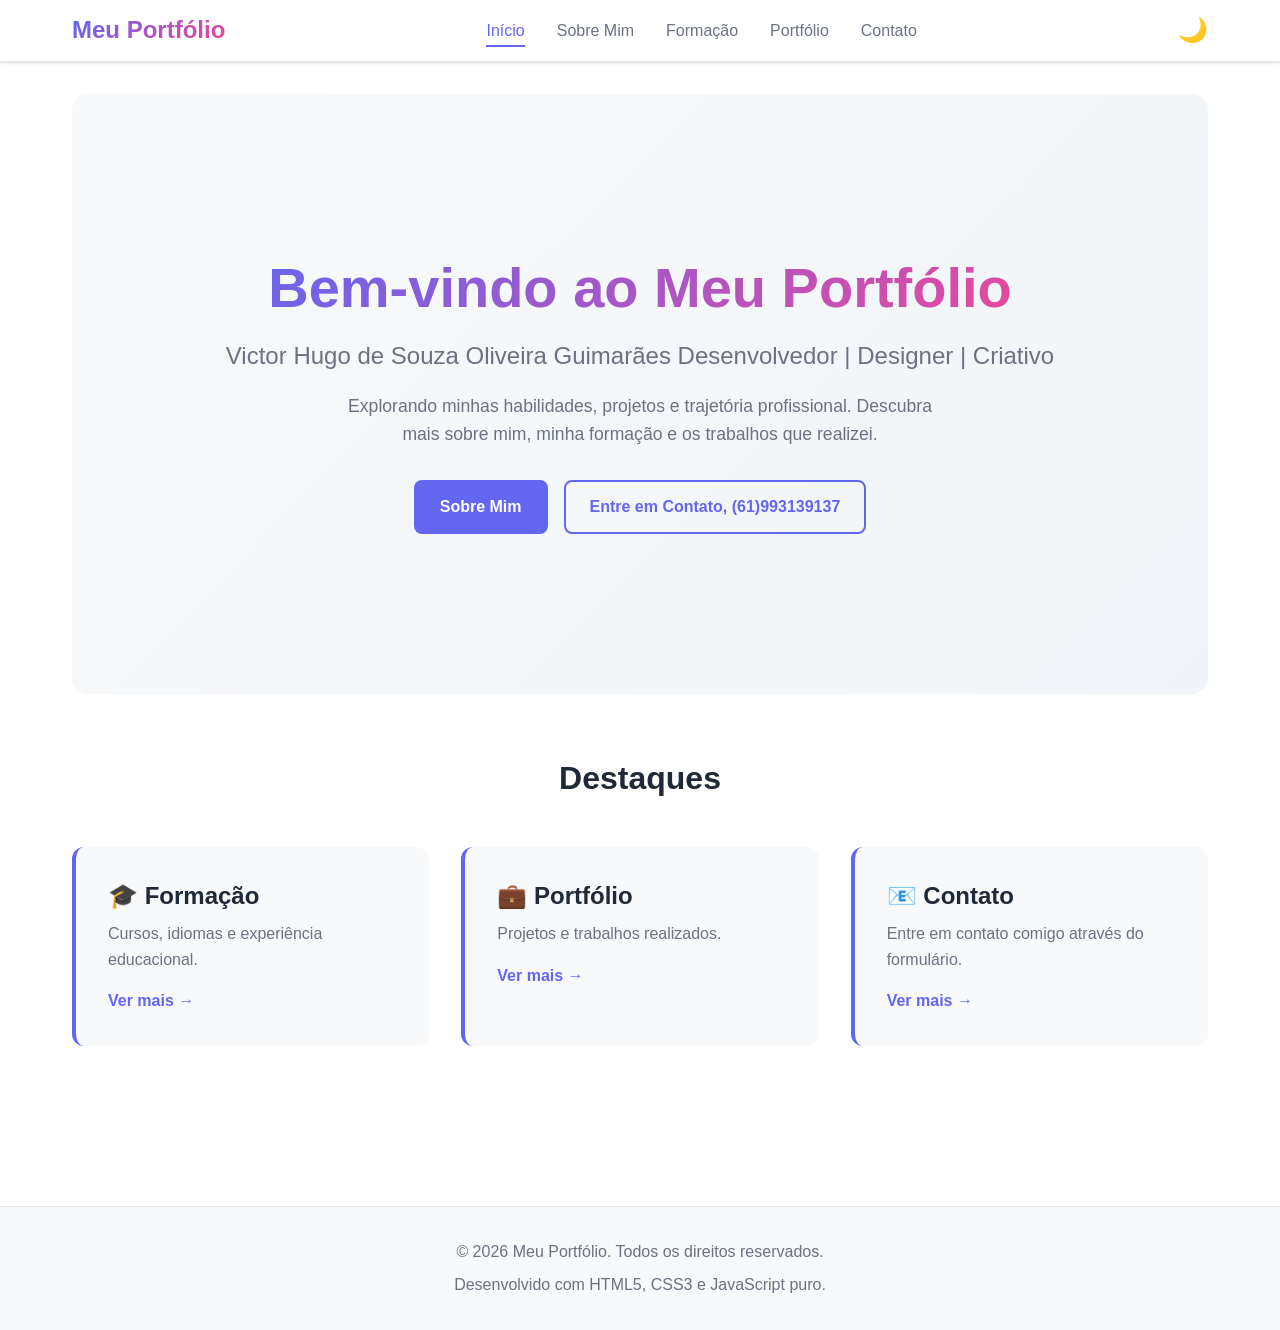
<file: index.html>
<!DOCTYPE html>
<html lang="pt-BR">
<head>
    <meta charset="UTF-8">
    <meta name="viewport" content="width=device-width, initial-scale=1.0">
    <meta name="description" content="Portfólio profissional - Currículo Online">
    <title>Portfólio | Início</title>
    <link rel="stylesheet" href="style.css">
</head>
<body>
    <!-- Menu de Navegação Fixa -->
    <nav class="navbar">
        <div class="nav-container">
            <div class="logo">
                <h1>Meu Portfólio</h1>
            </div>
            
            <!-- Botão do menu responsivo -->
            <button class="menu-toggle" id="menuToggle" aria-label="Abrir/Fechar Menu">
                <span></span>
                <span></span>
                <span></span>
            </button>

            <!-- Menu de navegação -->
            <ul class="nav-menu" id="navMenu">
                <li><a href="index.html" class="active">Início</a></li>
                <li><a href="sobre.html">Sobre Mim</a></li>
                <li><a href="formacao.html">Formação</a></li>
                <li><a href="portfolio.html">Portfólio</a></li>
                <li><a href="contato.html">Contato</a></li>
            </ul>

            <!-- Botão de tema claro/escuro -->
            <button class="theme-toggle" id="themeToggle" aria-label="Alternar Tema">
                <span class="theme-icon">🌙</span>
            </button>
        </div>
    </nav>

    <!-- Conteúdo Principal -->
    <main class="container">
        <section class="hero">
            <div class="hero-content">
                <h1>Bem-vindo ao Meu Portfólio</h1>
                <p class="subtitle">Victor Hugo de Souza Oliveira Guimarães Desenvolvedor | Designer | Criativo</p>
                <p class="description">
                    Explorando minhas habilidades, projetos e trajetória profissional.
                    Descubra mais sobre mim, minha formação e os trabalhos que realizei.
                </p>
                <div class="cta-buttons">
                    <a href="sobre.html" class="btn btn-primary">Sobre Mim</a>
                    <a href="contato.html" class="btn btn-secondary">Entre em Contato, (61)993139137</a>
                </div>
            </div>
        </section>

        <!-- Seção de Destaques -->
        <section class="highlights">
            <h2>Destaques</h2>
            <div class="highlights-grid">
                <div class="highlight-card">
                    <h3>🎓 Formação</h3>
                    <p>Cursos, idiomas e experiência educacional.</p>
                    <a href="formacao.html">Ver mais →</a>
                </div>
                <div class="highlight-card">
                    <h3>💼 Portfólio</h3>
                    <p>Projetos e trabalhos realizados.</p>
                    <a href="portfolio.html">Ver mais →</a>
                </div>
                <div class="highlight-card">
                    <h3>📧 Contato</h3>
                    <p>Entre em contato comigo através do formulário.</p>
                    <a href="contato.html">Ver mais →</a>
                </div>
            </div>
        </section>
    </main>

    <!-- Rodapé -->
    <footer class="footer">
        <p>&copy; 2026 Meu Portfólio. Todos os direitos reservados.</p>
        <p>Desenvolvido com HTML5, CSS3 e JavaScript puro.</p>
    </footer>

    <script src="script.js"></script>
</body>
</html>
</file>
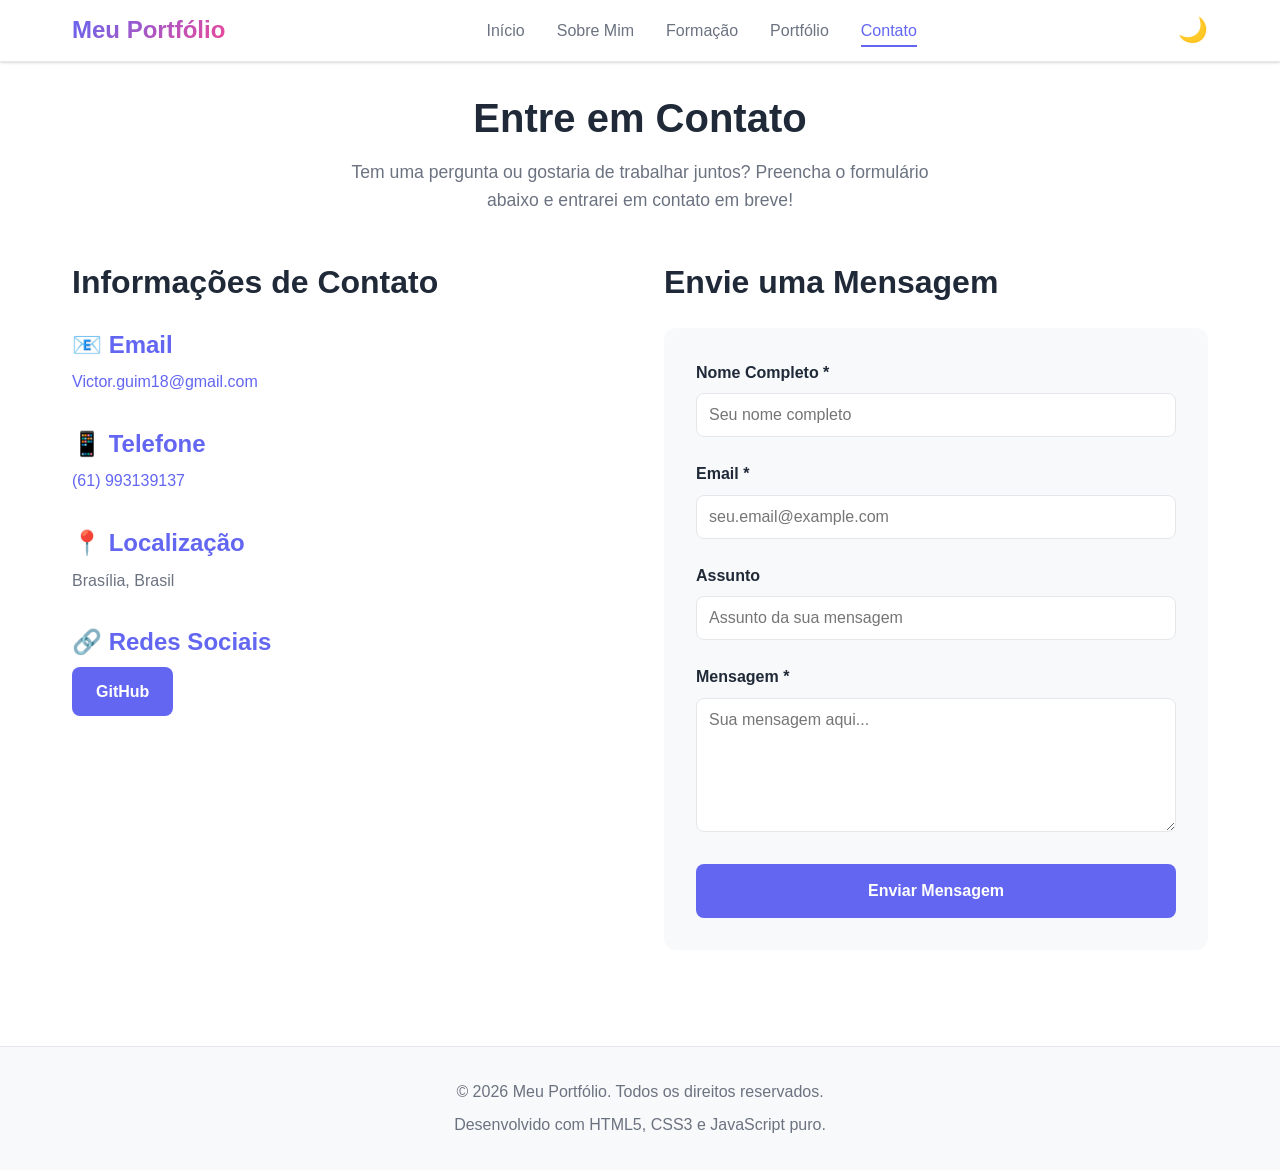
<file: contato.html>
<!DOCTYPE html>
<html lang="pt-BR">
<head>
    <meta charset="UTF-8">
    <meta name="viewport" content="width=device-width, initial-scale=1.0">
    <meta name="description" content="Entre em Contato - Portfólio Profissional">
    <title>Portfólio | Contato</title>
    <link rel="stylesheet" href="style.css">
</head>
<body>
    <!-- Menu de Navegação Fixa -->
    <nav class="navbar">
        <div class="nav-container">
            <div class="logo">
                <h1>Meu Portfólio</h1>
            </div>
            
            <!-- Botão do menu responsivo -->
            <button class="menu-toggle" id="menuToggle" aria-label="Abrir/Fechar Menu">
                <span></span>
                <span></span>
                <span></span>
            </button>

            <!-- Menu de navegação -->
            <ul class="nav-menu" id="navMenu">
                <li><a href="index.html">Início</a></li>
                <li><a href="sobre.html">Sobre Mim</a></li>
                <li><a href="formacao.html">Formação</a></li>
                <li><a href="portfolio.html">Portfólio</a></li>
                <li><a href="contato.html" class="active">Contato</a></li>
            </ul>

            <!-- Botão de tema claro/escuro -->
            <button class="theme-toggle" id="themeToggle" aria-label="Alternar Tema">
                <span class="theme-icon">🌙</span>
            </button>
        </div>
    </nav>

    <!-- Conteúdo Principal -->
    <main class="container">
        <section class="contact-section">
            <h1>Entre em Contato</h1>
            <p class="section-description">
                Tem uma pergunta ou gostaria de trabalhar juntos? Preencha o formulário abaixo 
                e entrarei em contato em breve!
            </p>

            <div class="contact-content">
                <!-- Informações de Contato -->
                <div class="contact-info">
                    <h2>Informações de Contato</h2>
                    
                    <div class="info-item">
                        <h3>📧 Email</h3>
                        <p><a href="mailto:seu.email@example.com">Victor.guim18@gmail.com</a></p>
                    </div>

                    <div class="info-item">
                        <h3>📱 Telefone</h3>
                        <p><a href="tel:+5511999999999">(61) 993139137</a></p>
                    </div>

                    <div class="info-item">
                        <h3>📍 Localização</h3>
                        <p>Brasília, Brasil</p>
                    </div>

                    <div class="info-item">
                        <h3>🔗 Redes Sociais</h3>
                        <div class="social-links">
                            <a href="https://github.com" target="_blank" title="GitHub">GitHub</a>
                           
                        </div>
                    </div>
                </div>

                <!-- Formulário de Contato -->
                <div class="contact-form">
                    <h2>Envie uma Mensagem</h2>
                    <form id="contactForm" class="form">
                        <!-- Campo Nome -->
                        <div class="form-group">
                            <label for="name">Nome Completo *</label>
                            <input 
                                type="text" 
                                id="name" 
                                name="name" 
                                placeholder="Seu nome completo" 
                                required
                            >
                            <span class="error-message" id="nameError"></span>
                        </div>

                        <!-- Campo Email -->
                        <div class="form-group">
                            <label for="email">Email *</label>
                            <input 
                                type="email" 
                                id="email" 
                                name="email" 
                                placeholder="seu.email@example.com" 
                                required
                            >
                            <span class="error-message" id="emailError"></span>
                        </div>

                        <!-- Campo Assunto -->
                        <div class="form-group">
                            <label for="subject">Assunto</label>
                            <input 
                                type="text" 
                                id="subject" 
                                name="subject" 
                                placeholder="Assunto da sua mensagem"
                            >
                        </div>

                        <!-- Campo Mensagem -->
                        <div class="form-group">
                            <label for="message">Mensagem *</label>
                            <textarea 
                                id="message" 
                                name="message" 
                                placeholder="Sua mensagem aqui..." 
                                rows="6" 
                                required
                            ></textarea>
                            <span class="error-message" id="messageError"></span>
                        </div>

                        <!-- Botão Enviar -->
                        <button type="submit" class="btn btn-primary btn-submit">
                            Enviar Mensagem
                        </button>
                    </form>

                    <!-- Mensagem de Sucesso (Modal) -->
                    <div id="successModal" class="modal hidden">
                        <div class="modal-content">
                            <div class="modal-header">
                                <h2>✅ Sucesso!</h2>
                                <button class="modal-close" id="closeModal">&times;</button>
                            </div>
                            <div class="modal-body">
                                <p>Obrigado por enviar sua mensagem!</p>
                                <p>Responderei em breve. Enquanto isso, continue explorando meu portfólio.</p>
                            </div>
                            <div class="modal-footer">
                                <button class="btn btn-primary" id="modalBtn">Fechar</button>
                            </div>
                        </div>
                    </div>

                    <!-- Overlay do Modal -->
                    <div id="modalOverlay" class="modal-overlay hidden"></div>
                </div>
            </div>
        </section>
    </main>

    <!-- Rodapé -->
    <footer class="footer">
        <p>&copy; 2026 Meu Portfólio. Todos os direitos reservados.</p>
        <p>Desenvolvido com HTML5, CSS3 e JavaScript puro.</p>
    </footer>

    <script src="script.js"></script>
</body>
</html>
</file>
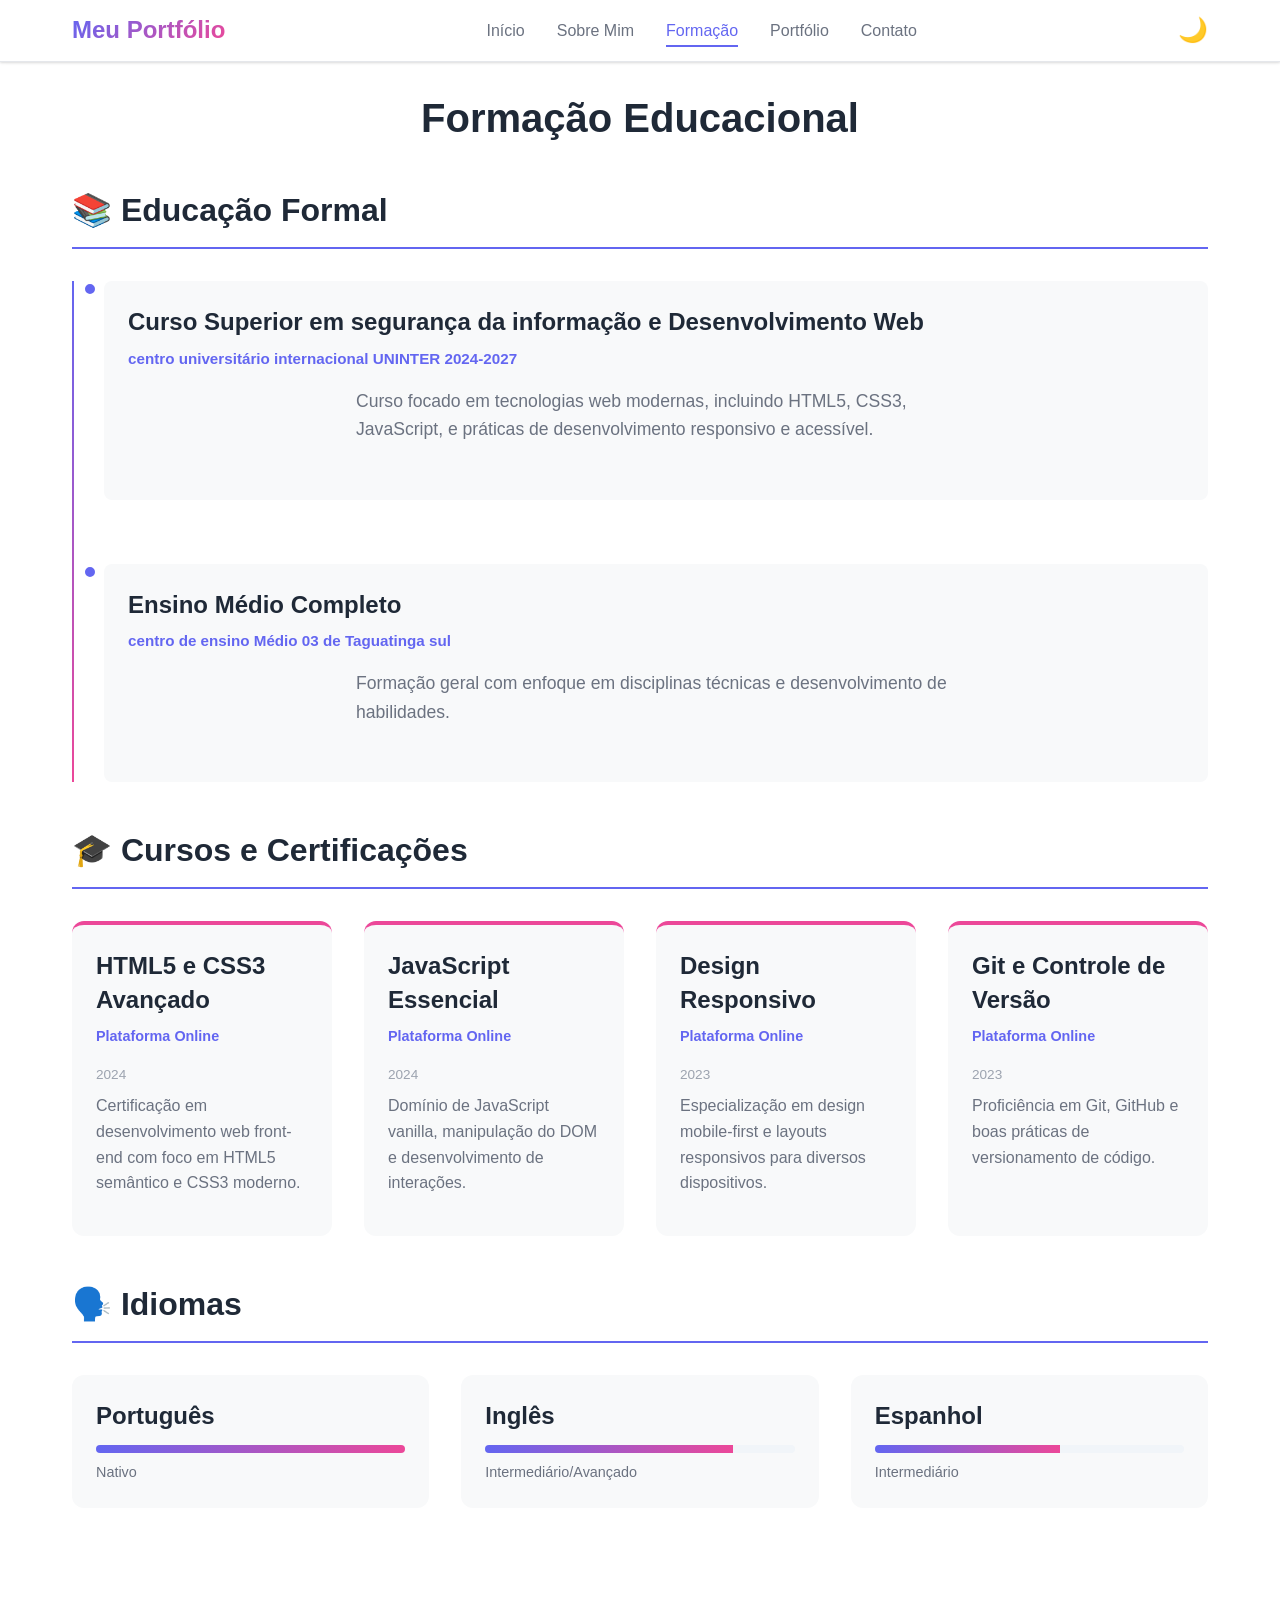
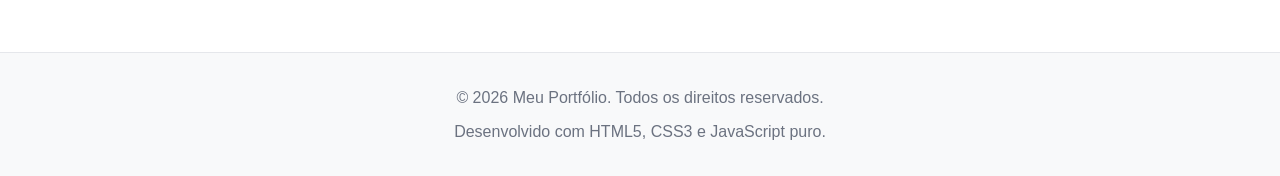
<file: formacao.html>
<!DOCTYPE html>
<html lang="pt-BR">
<head>
    <meta charset="UTF-8">
    <meta name="viewport" content="width=device-width, initial-scale=1.0">
    <meta name="description" content="Formação e Experiência - Portfólio Profissional">
    <title>Portfólio | Formação</title>
    <link rel="stylesheet" href="style.css">
</head>
<body>
    <!-- Menu de Navegação Fixa -->
    <nav class="navbar">
        <div class="nav-container">
            <div class="logo">
                <h1>Meu Portfólio</h1>
            </div>
            
            <!-- Botão do menu responsivo -->
            <button class="menu-toggle" id="menuToggle" aria-label="Abrir/Fechar Menu">
                <span></span>
                <span></span>
                <span></span>
            </button>

            <!-- Menu de navegação -->
            <ul class="nav-menu" id="navMenu">
                <li><a href="index.html">Início</a></li>
                <li><a href="sobre.html">Sobre Mim</a></li>
                <li><a href="formacao.html" class="active">Formação</a></li>
                <li><a href="portfolio.html">Portfólio</a></li>
                <li><a href="contato.html">Contato</a></li>
            </ul>

            <!-- Botão de tema claro/escuro -->
            <button class="theme-toggle" id="themeToggle" aria-label="Alternar Tema">
                <span class="theme-icon">🌙</span>
            </button>
        </div>
    </nav>

    <!-- Conteúdo Principal -->
    <main class="container">
        <section class="education-section">
            <h1>Formação Educacional</h1>
            
            <!-- Educação Formal -->
            <div class="education-category">
                <h2>📚 Educação Formal</h2>
                
                <div class="education-timeline">
                    <div class="timeline-item">
                        <div class="timeline-marker"></div>
                        <div class="timeline-content">
                            <h3>Curso Superior em segurança da informação e Desenvolvimento Web</h3>
                            <p class="institution">centro universitário internacional UNINTER 2024-2027</p>
                            <p class="description">
                                Curso focado em tecnologias web modernas, incluindo HTML5, CSS3, JavaScript, 
                                e práticas de desenvolvimento responsivo e acessível.
                            </p>
                        </div>
                    </div>

                    <div class="timeline-item">
                        <div class="timeline-marker"></div>
                        <div class="timeline-content">
                            <h3>Ensino Médio Completo</h3>
                            <p class="institution">centro de ensino Médio 03 de Taguatinga sul</p>
                            <p class="description">
                                Formação geral com enfoque em disciplinas técnicas e desenvolvimento de habilidades.
                            </p>
                        </div>
                    </div>
                </div>
            </div>

            <!-- Cursos e Certificações -->
            <div class="education-category">
                <h2>🎓 Cursos e Certificações</h2>
                
                <div class="courses-grid">
                    <div class="course-card">
                        <h3>HTML5 e CSS3 Avançado</h3>
                        <p class="course-platform">Plataforma Online</p>
                        <p class="course-year">2024</p>
                        <p>Certificação em desenvolvimento web front-end com foco em HTML5 semântico e CSS3 moderno.</p>
                    </div>

                    <div class="course-card">
                        <h3>JavaScript Essencial</h3>
                        <p class="course-platform">Plataforma Online</p>
                        <p class="course-year">2024</p>
                        <p>Domínio de JavaScript vanilla, manipulação do DOM e desenvolvimento de interações.</p>
                    </div>

                    <div class="course-card">
                        <h3>Design Responsivo</h3>
                        <p class="course-platform">Plataforma Online</p>
                        <p class="course-year">2023</p>
                        <p>Especialização em design mobile-first e layouts responsivos para diversos dispositivos.</p>
                    </div>

                    <div class="course-card">
                        <h3>Git e Controle de Versão</h3>
                        <p class="course-platform">Plataforma Online</p>
                        <p class="course-year">2023</p>
                        <p>Proficiência em Git, GitHub e boas práticas de versionamento de código.</p>
                    </div>
                </div>
            </div>

            <!-- Idiomas -->
            <div class="education-category">
                <h2>🗣️ Idiomas</h2>
                
                <div class="languages-list">
                    <div class="language-item">
                        <h3>Português</h3>
                        <div class="proficiency-bar">
                            <div class="proficiency-fill" style="width: 100%;"></div>
                        </div>
                        <p>Nativo</p>
                    </div>

                    <div class="language-item">
                        <h3>Inglês</h3>
                        <div class="proficiency-bar">
                            <div class="proficiency-fill" style="width: 80%;"></div>
                        </div>
                        <p>Intermediário/Avançado</p>
                    </div>

                    <div class="language-item">
                        <h3>Espanhol</h3>
                        <div class="proficiency-bar">
                            <div class="proficiency-fill" style="width: 60%;"></div>
                        </div>
                        <p>Intermediário</p>
                    </div>
                </div>
            </div>
        </section>
    </main>

    <!-- Rodapé -->
    <footer class="footer">
        <p>&copy; 2026 Meu Portfólio. Todos os direitos reservados.</p>
        <p>Desenvolvido com HTML5, CSS3 e JavaScript puro.</p>
    </footer>

    <script src="script.js"></script>
</body>
</html>
</file>
<file: style.css>
/* ========================================
   PORTFÓLIO - ESTILOS CSS3 PURO
   ======================================== */

/* ========================================
   VARIÁVEIS E RESET
   ======================================== */

:root {
    /* Cores - Tema Claro */
    --color-primary: #6366f1;
    --color-secondary: #ec4899;
    --color-success: #10b981;
    --color-danger: #ef4444;
    --color-warning: #f59e0b;
    
    --bg-primary: #ffffff;
    --bg-secondary: #f8f9fa;
    --bg-tertiary: #f1f5f9;
    
    --text-primary: #1f2937;
    --text-secondary: #6b7280;
    --text-light: #9ca3af;
    
    --border-color: #e5e7eb;
    --shadow: 0 1px 3px rgba(0, 0, 0, 0.1), 0 1px 2px rgba(0, 0, 0, 0.06);
    --shadow-lg: 0 10px 15px -3px rgba(0, 0, 0, 0.1);

    --font-sans: -apple-system, BlinkMacSystemFont, 'Segoe UI', Roboto, 'Helvetica Neue', Arial, sans-serif;
    --spacing-unit: 1rem;
}

/* Tema Escuro */
body.dark-theme {
    --bg-primary: #1f2937;
    --bg-secondary: #111827;
    --bg-tertiary: #0f172a;
    
    --text-primary: #f9fafb;
    --text-secondary: #d1d5db;
    --text-light: #9ca3af;
    
    --border-color: #374151;
}

/* Reset Global */
* {
    margin: 0;
    padding: 0;
    box-sizing: border-box;
}

html {
    scroll-behavior: smooth;
}

body {
    font-family: var(--font-sans);
    background-color: var(--bg-primary);
    color: var(--text-primary);
    line-height: 1.6;
    transition: background-color 0.3s ease, color 0.3s ease;
}

/* ========================================
   TIPOGRAFIA
   ======================================== */

h1, h2, h3, h4, h5, h6 {
    font-weight: 700;
    margin-bottom: 0.75rem;
    color: var(--text-primary);
}

h1 {
    font-size: 2.5rem;
    line-height: 1.2;
}

h2 {
    font-size: 2rem;
    line-height: 1.3;
}

h3 {
    font-size: 1.5rem;
    line-height: 1.4;
}

p {
    margin-bottom: 1rem;
    color: var(--text-secondary);
}

a {
    color: var(--color-primary);
    text-decoration: none;
    transition: color 0.3s ease;
}

a:hover {
    color: var(--color-secondary);
}

/* ========================================
   LAYOUT GERAL
   ======================================== */

.container {
    max-width: 1200px;
    margin: 0 auto;
    padding: 2rem;
}

/* Navbar - Barra de Navegação Fixa */
.navbar {
    position: sticky;
    top: 0;
    z-index: 1000;
    background-color: var(--bg-primary);
    border-bottom: 1px solid var(--border-color);
    box-shadow: var(--shadow);
    transition: all 0.3s ease;
}

.nav-container {
    max-width: 1200px;
    margin: 0 auto;
    padding: 1rem 2rem;
    display: flex;
    justify-content: space-between;
    align-items: center;
}

.logo h1 {
    font-size: 1.5rem;
    margin: 0;
    background: linear-gradient(135deg, var(--color-primary), var(--color-secondary));
    -webkit-background-clip: text;
    -webkit-text-fill-color: transparent;
    background-clip: text;
}

/* Menu de Navegação */
.nav-menu {
    display: flex;
    list-style: none;
    gap: 2rem;
    align-items: center;
}

.nav-menu a {
    color: var(--text-secondary);
    font-weight: 500;
    transition: color 0.3s ease;
    position: relative;
}

.nav-menu a:hover,
.nav-menu a.active {
    color: var(--color-primary);
}

.nav-menu a.active::after {
    content: '';
    position: absolute;
    bottom: -0.5rem;
    left: 0;
    right: 0;
    height: 2px;
    background-color: var(--color-primary);
}

/* Botão do Menu Responsivo */
.menu-toggle {
    display: none;
    flex-direction: column;
    background: none;
    border: none;
    cursor: pointer;
    gap: 0.35rem;
}

.menu-toggle span {
    width: 25px;
    height: 3px;
    background-color: var(--text-primary);
    border-radius: 2px;
    transition: all 0.3s ease;
}

/* Botão de Tema Claro/Escuro */
.theme-toggle {
    background: none;
    border: none;
    font-size: 1.5rem;
    cursor: pointer;
    transition: transform 0.3s ease;
}

.theme-toggle:hover {
    transform: scale(1.1);
}

/* ========================================
   HERO SECTION
   ======================================== */

.hero {
    min-height: 600px;
    display: flex;
    align-items: center;
    justify-content: center;
    text-align: center;
    padding: 4rem 0;
    background: linear-gradient(135deg, var(--bg-secondary), var(--bg-tertiary));
    border-radius: 1rem;
    margin-bottom: 4rem;
}

.hero-content h1 {
    font-size: 3.5rem;
    margin-bottom: 1rem;
    background: linear-gradient(135deg, var(--color-primary), var(--color-secondary));
    -webkit-background-clip: text;
    -webkit-text-fill-color: transparent;
    background-clip: text;
}

.subtitle {
    font-size: 1.5rem;
    color: var(--text-secondary);
    margin-bottom: 1rem;
}

.description {
    font-size: 1.1rem;
    max-width: 600px;
    margin: 1rem auto 2rem;
    color: var(--text-secondary);
}

.cta-buttons {
    display: flex;
    gap: 1rem;
    justify-content: center;
    flex-wrap: wrap;
}

/* ========================================
   BOTÕES
   ======================================== */

.btn {
    display: inline-block;
    padding: 0.75rem 1.5rem;
    border-radius: 0.5rem;
    font-weight: 600;
    text-decoration: none;
    cursor: pointer;
    border: 2px solid transparent;
    transition: all 0.3s ease;
    text-align: center;
}

.btn-primary {
    background-color: var(--color-primary);
    color: white;
}

.btn-primary:hover {
    background-color: var(--color-secondary);
    transform: translateY(-2px);
    box-shadow: var(--shadow-lg);
}

.btn-secondary {
    background-color: transparent;
    color: var(--color-primary);
    border-color: var(--color-primary);
}

.btn-secondary:hover {
    background-color: var(--color-primary);
    color: white;
}

.btn-submit {
    width: 100%;
    padding: 1rem;
    font-size: 1rem;
}

/* ========================================
   SEÇÃO DE DESTAQUES
   ======================================== */

.highlights {
    margin-bottom: 4rem;
}

.highlights h2 {
    text-align: center;
    margin-bottom: 3rem;
}

.highlights-grid {
    display: grid;
    grid-template-columns: repeat(auto-fit, minmax(300px, 1fr));
    gap: 2rem;
}

.highlight-card {
    background-color: var(--bg-secondary);
    padding: 2rem;
    border-radius: 0.75rem;
    border-left: 4px solid var(--color-primary);
    transition: all 0.3s ease;
}

.highlight-card:hover {
    transform: translateY(-5px);
    box-shadow: var(--shadow-lg);
    background-color: var(--bg-tertiary);
}

.highlight-card h3 {
    margin-bottom: 0.5rem;
}

.highlight-card p {
    margin-bottom: 1rem;
}

.highlight-card a {
    font-weight: 600;
    display: inline-flex;
    align-items: center;
}

/* ========================================
   SEÇÃO SOBRE
   ======================================== */

.about-section h1 {
    text-align: center;
    margin-bottom: 3rem;
}

.about-content {
    display: grid;
    grid-template-columns: 1fr 1fr;
    gap: 3rem;
    align-items: start;
}

.about-left {
    text-align: center;
}

.profile-image {
    margin-bottom: 2rem;
}

.profile-image img {
    width: 250px;
    height: 250px;
    border-radius: 50%;
    border: 4px solid var(--color-primary);
    object-fit: cover;
    box-shadow: var(--shadow-lg);
}

.about-info {
    background-color: var(--bg-secondary);
    padding: 1.5rem;
    border-radius: 0.75rem;
    margin-bottom: 2rem;
}

.about-info h2,
.about-info p {
    margin-bottom: 0.5rem;
}

.about-right h2,
.about-right h3 {
    margin-top: 2rem;
    margin-bottom: 1rem;
}

.hobbies-list {
    list-style: none;
    display: grid;
    grid-template-columns: 1fr 1fr;
    gap: 1rem;
    margin-bottom: 2rem;
}

.hobbies-list li {
    padding: 0.75rem;
    background-color: var(--bg-secondary);
    border-radius: 0.5rem;
    transition: all 0.3s ease;
}

.hobbies-list li:hover {
    background-color: var(--bg-tertiary);
    transform: translateX(5px);
}

.skills-list {
    display: flex;
    flex-wrap: wrap;
    gap: 1rem;
}

.skill-tag {
    display: inline-block;
    background: linear-gradient(135deg, var(--color-primary), var(--color-secondary));
    color: white;
    padding: 0.5rem 1rem;
    border-radius: 2rem;
    font-size: 0.9rem;
    font-weight: 600;
}

/* ========================================
   SEÇÃO EDUCAÇÃO
   ======================================== */

.education-section h1 {
    text-align: center;
    margin-bottom: 3rem;
}

.education-category {
    margin-bottom: 3rem;
}

.education-category h2 {
    margin-bottom: 2rem;
    border-bottom: 2px solid var(--color-primary);
    padding-bottom: 1rem;
}

/* Timeline de Educação */
.education-timeline {
    position: relative;
    padding-left: 2rem;
}

.education-timeline::before {
    content: '';
    position: absolute;
    left: 0;
    top: 0;
    bottom: 0;
    width: 2px;
    background: linear-gradient(180deg, var(--color-primary), var(--color-secondary));
}

.timeline-item {
    position: relative;
    margin-bottom: 2rem;
    padding-bottom: 2rem;
}

.timeline-item:last-child {
    padding-bottom: 0;
}

.timeline-marker {
    position: absolute;
    left: -1.35rem;
    top: 0;
    width: 1rem;
    height: 1rem;
    background-color: var(--color-primary);
    border-radius: 50%;
    border: 3px solid var(--bg-primary);
}

.timeline-content {
    background-color: var(--bg-secondary);
    padding: 1.5rem;
    border-radius: 0.5rem;
    transition: all 0.3s ease;
}

.timeline-content:hover {
    box-shadow: var(--shadow-lg);
    transform: translateX(5px);
}

.timeline-content h3 {
    margin-bottom: 0.5rem;
}

.institution {
    color: var(--color-primary);
    font-weight: 600;
    font-size: 0.95rem;
}

/* Cursos */
.courses-grid {
    display: grid;
    grid-template-columns: repeat(auto-fit, minmax(250px, 1fr));
    gap: 2rem;
}

.course-card {
    background-color: var(--bg-secondary);
    padding: 1.5rem;
    border-radius: 0.75rem;
    border-top: 4px solid var(--color-secondary);
    transition: all 0.3s ease;
}

.course-card:hover {
    transform: translateY(-5px);
    box-shadow: var(--shadow-lg);
}

.course-card h3 {
    margin-bottom: 0.5rem;
}

.course-platform {
    color: var(--color-primary);
    font-size: 0.9rem;
    font-weight: 600;
}

.course-year {
    color: var(--text-light);
    font-size: 0.85rem;
    margin-bottom: 0.5rem;
}

/* Idiomas */
.languages-list {
    display: grid;
    grid-template-columns: repeat(auto-fit, minmax(250px, 1fr));
    gap: 2rem;
}

.language-item {
    background-color: var(--bg-secondary);
    padding: 1.5rem;
    border-radius: 0.75rem;
}

.language-item h3 {
    margin-bottom: 0.75rem;
}

.proficiency-bar {
    height: 8px;
    background-color: var(--bg-tertiary);
    border-radius: 10px;
    overflow: hidden;
    margin-bottom: 0.5rem;
}

.proficiency-fill {
    height: 100%;
    background: linear-gradient(90deg, var(--color-primary), var(--color-secondary));
    transition: width 0.5s ease;
}

.language-item p {
    font-size: 0.9rem;
    margin-bottom: 0;
}

/* ========================================
   SEÇÃO PORTFÓLIO
   ======================================== */

.portfolio-section h1 {
    text-align: center;
    margin-bottom: 1rem;
}

.section-description {
    text-align: center;
    max-width: 600px;
    margin: 0 auto 2rem;
    font-size: 1.1rem;
}

/* Filtros */
.filter-buttons {
    display: flex;
    justify-content: center;
    gap: 1rem;
    margin-bottom: 3rem;
    flex-wrap: wrap;
}

.filter-btn {
    padding: 0.75rem 1.5rem;
    border: 2px solid var(--border-color);
    background-color: transparent;
    color: var(--text-primary);
    border-radius: 2rem;
    cursor: pointer;
    font-weight: 600;
    transition: all 0.3s ease;
}

.filter-btn:hover,
.filter-btn.active {
    background-color: var(--color-primary);
    color: white;
    border-color: var(--color-primary);
}

/* Grid de Projetos */
.portfolio-grid {
    display: grid;
    grid-template-columns: repeat(auto-fill, minmax(300px, 1fr));
    gap: 2rem;
}

.portfolio-card {
    background-color: var(--bg-secondary);
    border-radius: 0.75rem;
    overflow: hidden;
    transition: all 0.3s ease;
    box-shadow: var(--shadow);
}

.portfolio-card:hover {
    transform: translateY(-10px);
    box-shadow: var(--shadow-lg);
}

.portfolio-card.hidden {
    display: none;
}

.project-image {
    position: relative;
    height: 250px;
    overflow: hidden;
}

.project-image img {
    width: 100%;
    height: 100%;
    object-fit: cover;
    transition: transform 0.3s ease;
}

.portfolio-card:hover .project-image img {
    transform: scale(1.1);
}

.project-overlay {
    position: absolute;
    top: 0;
    left: 0;
    right: 0;
    bottom: 0;
    background-color: rgba(99, 102, 241, 0.9);
    display: flex;
    align-items: center;
    justify-content: center;
    opacity: 0;
    transition: opacity 0.3s ease;
}

.portfolio-card:hover .project-overlay {
    opacity: 1;
}

.project-link {
    color: white;
    font-weight: 700;
    font-size: 1.1rem;
    padding: 0.75rem 1.5rem;
    border: 2px solid white;
    border-radius: 0.5rem;
    transition: all 0.3s ease;
}

.project-link:hover {
    background-color: white;
    color: var(--color-primary);
}

.project-info {
    padding: 1.5rem;
}

.project-info h3 {
    margin-bottom: 0.5rem;
}

.project-category {
    color: var(--color-primary);
    font-size: 0.85rem;
    font-weight: 600;
    margin-bottom: 0.75rem;
}

.project-description {
    margin-bottom: 1rem;
    font-size: 0.95rem;
}

.project-tags {
    display: flex;
    flex-wrap: wrap;
    gap: 0.5rem;
}

.project-tags span {
    display: inline-block;
    background-color: var(--bg-tertiary);
    color: var(--text-primary);
    padding: 0.35rem 0.75rem;
    border-radius: 2rem;
    font-size: 0.8rem;
}

/* ========================================
   SEÇÃO CONTATO
   ======================================== */

.contact-section h1 {
    text-align: center;
    margin-bottom: 1rem;
}

.contact-content {
    display: grid;
    grid-template-columns: 1fr 1fr;
    gap: 3rem;
    margin-top: 3rem;
}

.contact-info h2,
.contact-form h2 {
    margin-bottom: 1.5rem;
}

.info-item {
    margin-bottom: 2rem;
}

.info-item h3 {
    margin-bottom: 0.5rem;
    color: var(--color-primary);
}

.info-item p {
    margin-bottom: 0;
}

.social-links {
    display: flex;
    gap: 1rem;
}

.social-links a {
    display: inline-block;
    padding: 0.75rem 1.5rem;
    background-color: var(--color-primary);
    color: white;
    border-radius: 0.5rem;
    font-weight: 600;
    transition: all 0.3s ease;
}

.social-links a:hover {
    background-color: var(--color-secondary);
    transform: translateY(-2px);
}

/* Formulário */
.form {
    background-color: var(--bg-secondary);
    padding: 2rem;
    border-radius: 0.75rem;
}

.form-group {
    margin-bottom: 1.5rem;
}

.form-group label {
    display: block;
    margin-bottom: 0.5rem;
    font-weight: 600;
    color: var(--text-primary);
}

.form-group input,
.form-group textarea {
    width: 100%;
    padding: 0.75rem;
    border: 1px solid var(--border-color);
    border-radius: 0.5rem;
    font-family: var(--font-sans);
    font-size: 1rem;
    color: var(--text-primary);
    background-color: var(--bg-primary);
    transition: all 0.3s ease;
}

.form-group input:focus,
.form-group textarea:focus {
    outline: none;
    border-color: var(--color-primary);
    box-shadow: 0 0 0 3px rgba(99, 102, 241, 0.1);
}

.form-group input.error,
.form-group textarea.error {
    border-color: var(--color-danger);
}

.error-message {
    display: none;
    color: var(--color-danger);
    font-size: 0.85rem;
    margin-top: 0.25rem;
}

.error-message.show {
    display: block;
}

/* Modal de Sucesso */
.modal {
    position: fixed;
    top: 50%;
    left: 50%;
    transform: translate(-50%, -50%);
    z-index: 2000;
    background-color: var(--bg-primary);
    border-radius: 1rem;
    box-shadow: var(--shadow-lg);
    max-width: 500px;
    width: 90%;
    animation: slideIn 0.3s ease;
}

@keyframes slideIn {
    from {
        opacity: 0;
        transform: translate(-50%, -60%);
    }
    to {
        opacity: 1;
        transform: translate(-50%, -50%);
    }
}

.modal.hidden {
    display: none;
}

.modal-overlay {
    position: fixed;
    top: 0;
    left: 0;
    right: 0;
    bottom: 0;
    background-color: rgba(0, 0, 0, 0.5);
    z-index: 1999;
}

.modal-overlay.hidden {
    display: none;
}

.modal-header {
    display: flex;
    justify-content: space-between;
    align-items: center;
    padding: 1.5rem;
    border-bottom: 1px solid var(--border-color);
}

.modal-header h2 {
    margin: 0;
}

.modal-close {
    background: none;
    border: none;
    font-size: 1.5rem;
    cursor: pointer;
    color: var(--text-secondary);
    transition: color 0.3s ease;
}

.modal-close:hover {
    color: var(--text-primary);
}

.modal-body {
    padding: 1.5rem;
}

.modal-body p {
    margin-bottom: 1rem;
}

.modal-body p:last-child {
    margin-bottom: 0;
}

.modal-footer {
    padding: 1rem 1.5rem;
    border-top: 1px solid var(--border-color);
    display: flex;
    justify-content: flex-end;
}

/* ========================================
   RODAPÉ
   ======================================== */

.footer {
    background-color: var(--bg-secondary);
    border-top: 1px solid var(--border-color);
    padding: 2rem;
    text-align: center;
    margin-top: 4rem;
}

.footer p {
    margin-bottom: 0.5rem;
    color: var(--text-secondary);
}

.footer p:last-child {
    margin-bottom: 0;
}

/* ========================================
   RESPONSIVIDADE
   ======================================== */

@media (max-width: 768px) {
    /* Navbar Responsiva */
    .menu-toggle {
        display: flex;
    }

    .nav-menu {
        position: absolute;
        top: 70px;
        left: 0;
        right: 0;
        flex-direction: column;
        background-color: var(--bg-primary);
        gap: 0;
        max-height: 0;
        overflow: hidden;
        transition: max-height 0.3s ease;
        border-bottom: 1px solid var(--border-color);
    }

    .nav-menu.active {
        max-height: 500px;
    }

    .nav-menu li {
        border-bottom: 1px solid var(--border-color);
    }

    .nav-menu a {
        display: block;
        padding: 1rem 2rem;
    }

    .nav-menu a.active::after {
        display: none;
    }

    .nav-menu a.active {
        background-color: var(--bg-secondary);
        border-left: 3px solid var(--color-primary);
    }

    /* Hero */
    .hero {
        min-height: 400px;
    }

    .hero-content h1 {
        font-size: 2rem;
    }

    .subtitle {
        font-size: 1.1rem;
    }

    .cta-buttons {
        flex-direction: column;
    }

    .btn {
        width: 100%;
    }

    /* Sobre */
    .about-content {
        grid-template-columns: 1fr;
        gap: 2rem;
    }

    .hobbies-list {
        grid-template-columns: 1fr;
    }

    /* Contato */
    .contact-content {
        grid-template-columns: 1fr;
        gap: 2rem;
    }

    .contact-form {
        grid-column: 1;
    }

    /* Portfólio */
    .portfolio-grid {
        grid-template-columns: 1fr;
    }

    /* Container */
    .container {
        padding: 1rem;
    }

    h1 {
        font-size: 1.75rem;
    }

    h2 {
        font-size: 1.5rem;
    }
}

@media (max-width: 480px) {
    .nav-container {
        padding: 1rem;
    }

    .logo h1 {
        font-size: 1.25rem;
    }

    .hero-content h1 {
        font-size: 1.5rem;
    }

    .subtitle {
        font-size: 1rem;
    }

    .description {
        font-size: 0.95rem;
    }

    h1 {
        font-size: 1.5rem;
    }

    h2 {
        font-size: 1.25rem;
    }

    h3 {
        font-size: 1.1rem;
    }

    .highlights-grid {
        grid-template-columns: 1fr;
    }

    .filter-buttons {
        gap: 0.5rem;
    }

    .filter-btn {
        padding: 0.5rem 1rem;
        font-size: 0.9rem;
    }

    .skills-list {
        gap: 0.5rem;
    }

    .skill-tag {
        font-size: 0.85rem;
        padding: 0.35rem 0.75rem;
    }
}
</file>
